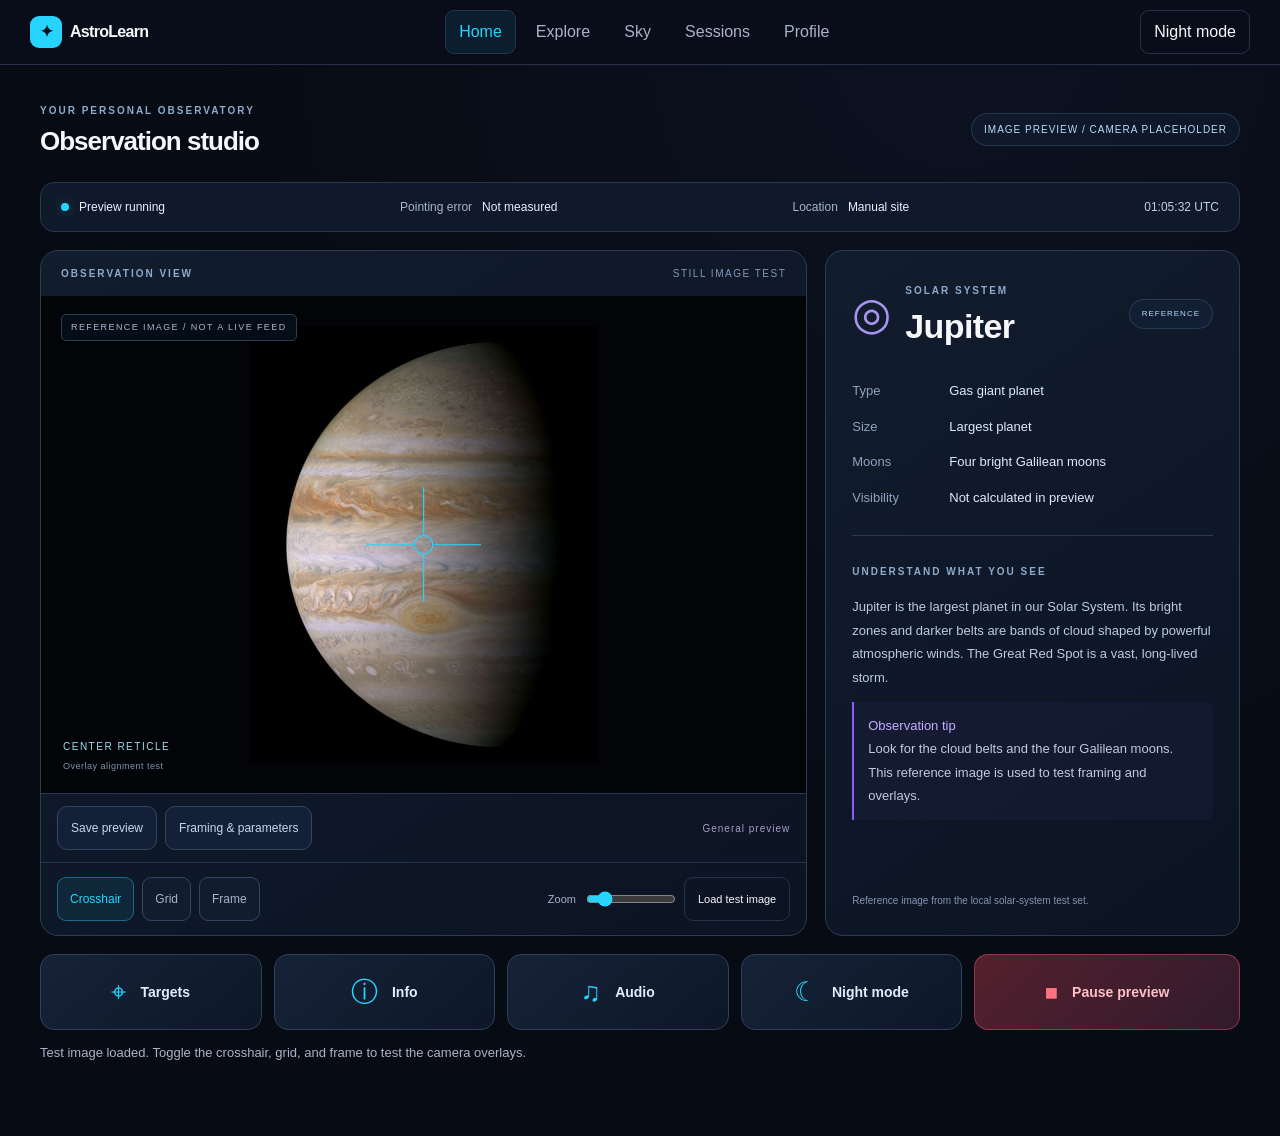
<file: user-app/index.html>
<!doctype html>
<html lang="en">
<head>
<meta charset="utf-8">
<meta name="viewport" content="width=device-width,initial-scale=1">
<title>AstroLearn</title>
<link rel="stylesheet" href="style.css">
<script src="catalog.js" defer></script>
<script src="app.js" defer></script>
<link rel="stylesheet" href="premium.css?v=2"><script defer src="premium.js?v=2"></script><link rel="stylesheet" href="refinements.css?v=1"><script defer src="refinements.js?v=1"></script></head>
<body>
<header class="top">
  <a class="brand" href="index.html"><span aria-hidden="true">✦</span> AstroLearn</a>
  <nav aria-label="Main navigation"><button type="button" data-view="home">Home</button>
    <button type="button" data-view="explore" aria-current="page">Explore</button>
    <button type="button" data-view="sky-view">Sky</button>
    <button type="button" data-view="images">Sessions</button>
  <button type="button" data-view="profile">Profile</button></nav>
  <button id="night" class="quiet" type="button" aria-pressed="false">Night mode</button>
</header>
<main><section id="home" aria-labelledby="home-heading">
<div class="observation-heading"><div><span class="eyebrow">YOUR PERSONAL OBSERVATORY</span><h1 id="home-heading" tabindex="-1">Observation studio</h1></div><span class="status-chip">IMAGE PREVIEW / CAMERA PLACEHOLDER</span></div>
<div class="instrument-status" aria-label="Observation status"><span><i id="preview-dot"></i><b id="preview-state">Preview running</b></span><span>Pointing error <b>Not measured</b></span><span>Location <b>Manual site</b></span><time id="studio-clock"></time></div>
<div class="observation-layout"><article class="camera-panel"><div class="camera-toolbar"><span class="eyebrow">OBSERVATION VIEW</span><span>STILL IMAGE TEST</span></div><div class="camera-stage" id="camera-stage"><img id="camera-placeholder" src="jupiter-reference.jpg" alt="Jupiter reference image for testing camera overlays"><video id="live-camera" autoplay muted playsinline hidden aria-label="Future live camera feed"></video><svg id="framing-overlay" viewBox="0 0 1000 650" preserveAspectRatio="none" aria-hidden="true"><g id="overlay-grid" hidden stroke="currentColor" stroke-width="1" opacity=".3"><path d="M333 0V650M667 0V650M0 217H1000M0 433H1000"/></g><g id="overlay-crosshair" stroke="currentColor" stroke-width="1.5"><path d="M425 325H488M512 325H575M500 250V313M500 337V400"/><circle cx="500" cy="325" r="12" fill="none"/></g><g id="overlay-frame" hidden stroke="currentColor" stroke-width="1.5" fill="none"><rect x="220" y="110" width="560" height="430" rx="5" stroke-dasharray="12 7"/></g></svg><span class="camera-tag">REFERENCE IMAGE / NOT A LIVE FEED</span><div class="camera-coordinate">CENTER RETICLE<span>Overlay alignment test</span></div></div><div class="camera-options"><button id="capture-test">Save preview</button><button id="open-preview-settings">Framing &amp; parameters</button><span id="preview-mode">General preview</span></div><div class="overlay-controls" role="group" aria-label="Camera overlay controls"><button class="overlay-toggle" data-overlay="overlay-crosshair" aria-pressed="true">Crosshair</button><button class="overlay-toggle" data-overlay="overlay-grid" aria-pressed="false">Grid</button><button class="overlay-toggle" data-overlay="overlay-frame" aria-pressed="false">Frame</button><label>Zoom <input id="camera-zoom" type="range" min="1" max="3" step=".1" value="1" aria-label="Preview image zoom"></label><button id="camera-load" class="quiet">Load test image</button><input id="camera-test-file" type="file" accept="image/jpeg,image/png,image/webp" hidden></div></article>
<aside class="object-info" id="studio-info"><div class="object-heading"><span class="planet-symbol" aria-hidden="true">&#9678;</span><div><span class="eyebrow">SOLAR SYSTEM</span><h2 id="studio-target-name">Jupiter</h2></div><span class="status-chip">REFERENCE</span></div><dl class="studio-facts"><div><dt>Type</dt><dd>Gas giant planet</dd></div><div><dt>Size</dt><dd>Largest planet</dd></div><div><dt>Moons</dt><dd>Four bright Galilean moons</dd></div><div><dt>Visibility</dt><dd>Not calculated in preview</dd></div></dl><div class="object-story"><span class="eyebrow">UNDERSTAND WHAT YOU SEE</span><p id="studio-description">Jupiter is the largest planet in our Solar System. Its bright zones and darker belts are bands of cloud shaped by powerful atmospheric winds. The Great Red Spot is a vast, long-lived storm.</p><p class="observation-tip"><b>Observation tip</b> Look for the cloud belts and the four Galilean moons. This reference image is used to test framing and overlays.</p></div><span class="reference-credit">Reference image from the local solar-system test set.</span></aside></div>
<div class="instrument-actions"><button data-open="explore"><span aria-hidden="true">&#8982;</span>Targets</button><button id="studio-info-toggle" aria-expanded="true" aria-controls="studio-info"><span aria-hidden="true">&#9432;</span>Info</button><button id="studio-audio" aria-pressed="false"><span aria-hidden="true">&#9835;</span>Audio</button><button id="studio-night"><span aria-hidden="true">&#9790;</span>Night mode</button><button id="studio-stop" class="studio-stop"><span aria-hidden="true">&#9632;</span>Pause preview</button></div><p id="studio-feedback" role="status" class="hint">Test image loaded. Toggle the crosshair, grid, and frame to test the camera overlays.</p>
</section>
  <section id="explore" hidden aria-labelledby="explore-heading">
    <div class="page-title"><div><h1 id="explore-heading" tabindex="-1">Explore the sky</h1><p>Find a target for your next observation.</p></div><button id="settings-toggle" class="quiet" type="button" aria-expanded="false" aria-controls="observer">Site &amp; time</button></div>
    <form id="observer" class="panel settings" hidden>
      <label>Latitude <input id="latitude" type="number" min="-90" max="90" step="any" required value="29.3759"></label>
      <label>Longitude <input id="longitude" type="number" min="-180" max="180" step="any" required value="47.9774"></label>
      <label>Time on this device <input id="when" type="datetime-local"></label>
      <button class="primary" type="submit">Update sky</button>
    </form>
    <div class="explore-grid">
      <div class="panel targets">
        <div class="card-head"><h2>Targets</h2><span class="tag" id="site-label"></span></div>
        <label class="sr-only" for="search">Search targets</label><input id="search" type="search" placeholder="Search by name, e.g. Vega">
        <div class="filters" role="group" aria-label="Filter targets">
          <button type="button" data-filter="visible" aria-pressed="true">Above horizon</button>
          <button type="button" data-filter="all" aria-pressed="false">All targets</button>
          <button type="button" data-filter="saved" aria-pressed="false">Favorites</button>
        </div>
        <label class="sr-only" for="category">Object type</label><select id="category"><option value="">All object types</option><option>Star</option><option>Galaxy</option><option>Nebula</option><option>Cluster</option></select><button class="quiet" id="open-target-filters">Advanced filters</button><p class="hint" id="results-count" role="status"></p>
        <ul id="target-list" class="target-list"></ul>
      </div>
    </div>
    <article id="target-detail" class="panel detail" aria-labelledby="detail-title" hidden>
      <div class="card-head"><h2 id="detail-title" tabindex="-1"></h2><button id="favorite" class="quiet" type="button" aria-pressed="false">Favorite</button></div>
      <p id="detail-description"></p><p id="detail-position" class="hint"></p>
      <button id="set-target" class="primary" type="button">Use in Observe</button>
    </article>
    <p class="hint">Estimated positions for catalog objects. Visibility depends on darkness, weather and your surroundings.</p>
  </section>
  <section id="sky-view" hidden aria-labelledby="sky-view-heading"><div class="page-title"><div><h1 id="sky-view-heading" tabindex="-1">Your sky, mapped</h1><p>Predicted catalog positions for your observer site and time.</p></div><button class="button secondary" data-open="explore">Find a target</button></div>      <div class="panel atlas"><div class="atlas-controls" role="group" aria-label="Sky map layers"><button id="atlas-grid" aria-pressed="true">Grid</button><button id="atlas-labels" aria-pressed="true">Labels</button><button id="atlas-frame" aria-pressed="false">Frame</button><button id="atlas-guide">Alignment guide</button></div>
        <div class="card-head"><h2>Sky atlas</h2><span class="tag" id="sky-time"></span></div>
        <canvas id="sky" width="500" height="500" aria-hidden="true"></canvas>
        <p class="hint">Center is overhead. The outer circle is the horizon. Browse the target list for coordinates.</p>
      </div>
</section><section id="profile" hidden aria-labelledby="profile-heading"><h1 id="profile-heading" tabindex="-1">Your observatory</h1><article class="panel"><div class="settings-row"><div><h2>Night vision</h2><p>Switch to red light for low-light observing.</p></div><button class="button secondary" id="profile-night">Toggle night mode</button></div><div class="settings-row"><div><h2>Observer site &amp; time</h2><p>Set your coordinates and observation time to personalize sky predictions.</p></div><button class="button secondary" id="profile-location">Edit observer settings</button></div><div class="settings-row"><div><h2>Equipment</h2><p>No telescope or camera connected. Upload photographs from Observe.</p></div><button class="button secondary" data-open="observe">Open observation studio</button></div><div class="settings-row"><div><h2>Support &amp; diagnostics</h2><p>Describe a problem and export a local diagnostic report.</p></div><button id="open-support" class="button secondary">Create report</button></div></article></section><section id="observe" aria-labelledby="observe-heading" hidden>
    <div class="page-title"><div><h1 id="observe-heading" tabindex="-1">Observe</h1><p>Review a sky image alongside your selected target.</p></div><span class="tag">Image preview</span></div>
    <div class="observe-grid">
      <article class="panel">
        <div class="card-head"><h2>Sky image</h2><button class="quiet upload" type="button">Add image</button></div>
        <figure class="image-view"><img id="preview" src="moon.png" alt="Moon reference mosaic"><figcaption id="image-caption">Reference image · NASA / LRO</figcaption></figure>
      </article>
      <article class="panel">
        <h2>Selected target</h2><p id="observe-target">Choose a target from Explore.</p><p id="observe-facts" class="hint"></p>
        <button id="back-explore" class="quiet" type="button">Browse targets</button>
        <p class="hint">Your selected target is a viewing reference. Image identification and telescope control are unavailable in this prototype.</p>
      </article>
    </div>
  </section>
  <section id="images" aria-labelledby="images-heading" hidden>
    <div class="page-title"><div><h1 id="images-heading" tabindex="-1">Images</h1><p>Browse images added in this session.</p></div><button class="primary upload" type="button">Add image</button></div>
    <p id="image-status" role="status"></p>
    <p class="hint">Images are kept in this browser session. Export important previews before reloading.</p><div id="gallery" class="gallery"></div>
  </section>
  <input id="image-file" type="file" accept="image/png,image/jpeg,image/webp" hidden>
  <p id="upload-status" class="hint" role="status"></p>
<dialog id="ui-sheet"><div class="sheet-heading"><h2 id="sheet-title"></h2><button id="close-sheet" aria-label="Close panel">Close</button></div><div id="sheet-content"></div></dialog></main>
</body>
</html>
</file>
<file: user-app/style.css>
:root {
  color-scheme: dark;
  --background: #090e18;
  --surface: #111b2a;
  --raised: #1a293b;
  --text: #f1f6ff;
  --muted: #b2c1d5;
  --line: #40516a;
  --accent: #a4d5ff;
  --ink: #0b2036;
  font: 16px/1.5 system-ui, "Segoe UI", sans-serif;
}
* { box-sizing: border-box; }
[hidden] { display: none !important; }
body { margin: 0; color: var(--text); background: var(--background); }
body.night {
  --background: #150b0e;
  --surface: #221217;
  --raised: #381d25;
  --text: #f9cbd1;
  --muted: #ecadb6;
  --line: #8b505d;
  --accent: #ffb6c4;
  --ink: #2b111a;
}
button, input, select { font: inherit; }
button { cursor: pointer; }
button, input, select { min-height: 44px; border-radius: 9px; }
button { padding: 8px 13px; border: 1px solid var(--line); color: var(--text); background: var(--raised); }
button:hover { border-color: var(--accent); }
:focus-visible { outline: 2px solid var(--accent); outline-offset: 3px; }
h1:focus, h2[tabindex]:focus { outline: none; }
.primary { background: var(--accent); color: var(--ink); border-color: var(--accent); font-weight: 650; }
.quiet { background: transparent; }
.top { display: flex; justify-content: space-between; align-items: center; gap: 12px; background: var(--surface); border-bottom: 1px solid var(--line); padding: 10px max(16px, calc((100vw - 1220px) / 2)); }
.brand { display: flex; align-items: center; gap: 8px; color: var(--text); text-decoration: none; font-weight: 750; }
.brand span { display: grid; place-items: center; height: 32px; width: 32px; border-radius: 9px; color: var(--ink); background: var(--accent); }
nav { display: flex; gap: 6px; }
nav button { border-color: transparent; background: transparent; color: var(--muted); }
nav [aria-current], .filters [aria-pressed="true"], #night[aria-pressed="true"] { color: var(--accent); background: var(--raised); border-color: var(--line); }
main { max-width: 1260px; margin: auto; padding: 26px 20px 48px; }
.page-title, .card-head { display: flex; align-items: center; justify-content: space-between; gap: 8px 14px; flex-wrap: wrap; }
.page-title { margin: 0 0 18px; }
.page-title p { margin: 4px 0 0; color: var(--muted); }
h1 { margin: 0; font-size: clamp(29px, 5vw, 46px); line-height: 1.1; letter-spacing: -.045em; }
h2 { margin: 0; font-size: 19px; line-height: 1.2; }
p { overflow-wrap: anywhere; }
.panel { border: 1px solid var(--line); background: var(--surface); border-radius: 15px; padding: clamp(13px, 2vw, 20px); min-width: 0; }
.tag { color: var(--muted); font-size: 13px; }
.hint { color: var(--muted); font-size: 13px; }
.explore-grid, .observe-grid { display: grid; grid-template-columns: minmax(0, 1.12fr) minmax(0, 1fr); gap: 14px; align-items: start; }
.settings { display: grid; grid-template-columns: repeat(auto-fit, minmax(145px, 1fr)); gap: 10px; align-items: end; margin-bottom: 14px; }
input, select { width: 100%; min-width: 0; padding: 7px 10px; background: var(--background); color: var(--text); border: 1px solid var(--line); }
.settings input { display: block; margin-top: 3px; }
.targets input { margin-top: 12px; }
.filters { display: flex; flex-wrap: wrap; gap: 6px; margin: 8px 0; }
.filters button { font-size: 13px; background: transparent; }
.target-list { padding: 0 4px 0 0; margin: 0; list-style: none; max-height: 325px; overflow-y: auto; }
.target-list li + li { margin-top: 5px; }
.target-row { text-align: left; width: 100%; display: flex; align-items: center; justify-content: space-between; gap: 8px; background: var(--background); }
.target-row[aria-pressed="true"] { border-color: var(--accent); }
.target-row small { display: block; color: var(--muted); text-transform: capitalize; }
.target-row .above { color: var(--accent); }
.target-row .below { color: var(--muted); }
#sky { width: 100%; max-width: 460px; height: auto; display: block; margin: 8px auto 0; }
.detail { margin-top: 14px; }
.image-view { margin: 12px 0 0; background: #080b12; border-radius: 10px; overflow: hidden; }
.image-view img { width: 100%; max-height: 520px; object-fit: contain; display: block; }
.night .image-view img, .night .gallery img { filter: grayscale(1) sepia(1) saturate(2) hue-rotate(300deg) brightness(.62); }
.image-view figcaption { padding: 8px 12px; background: var(--raised); font-size: 13px; overflow-wrap: anywhere; }
.gallery { display: grid; gap: 12px; grid-template-columns: repeat(auto-fill, minmax(140px, 1fr)); }
.gallery button { min-width: 0; padding: 0; overflow: hidden; }
.gallery img { width: 100%; aspect-ratio: 4 / 3; object-fit: cover; display: block; }
.gallery span { display: block; padding: 8px; overflow-wrap: anywhere; }
.sr-only { position: absolute; width: 1px; height: 1px; padding: 0; margin: -1px; overflow: hidden; clip-path: inset(50%); white-space: nowrap; }
@media (max-width: 620px) {
  html { scroll-padding-bottom: calc(70px + env(safe-area-inset-bottom)); }
  main { padding: 18px 12px calc(78px + env(safe-area-inset-bottom)); }
  .explore-grid, .observe-grid { grid-template-columns: minmax(0, 1fr); }
  #sky { max-width: 280px; }
  nav { position: fixed; z-index: 4; left: 0; right: 0; bottom: 0; padding: 6px 8px calc(6px + env(safe-area-inset-bottom)); background: var(--surface); border-top: 1px solid var(--line); display: grid; grid-template-columns: repeat(3, minmax(0, 1fr)); }
}
</file>
<file: user-app/premium.css>
/* Cosmic surfaces and accessible controls shared across the application. */
:root{--bg:#070b14;--surface:#101a2d;--surface-raised:#16233a;--text:#f5f7fb;--muted:#a9b4c8;--accent:#27d3ff;--line:#25324a;--border:#25324a;--primary:#27d3ff}
body{background:radial-gradient(ellipse at 75% 0,#18203c55,transparent 55%),var(--bg);font-family:Inter,'Segoe UI',sans-serif;color:var(--text)}
.topbar{background:#090e1bec;border-bottom:1px solid #25324a;backdrop-filter:blur(18px)}
.brand-mark{color:#27d3ff;background:#27d3ff15}.brand{letter-spacing:-.7px}.nav.active{color:#27d3ff;background:#27d3ff12}.nav{min-height:48px}.nav>span:first-child:not(:last-child){font-size:22px}.top-actions{gap:12px}#api-badge{color:#a9b4c8;font-size:11px}
main{max-width:1450px;margin:auto;padding:32px 40px 60px}.page-heading{margin-bottom:28px}h1{font-size:26px;letter-spacing:-1px}h2{letter-spacing:-.6px}.mode-label{border:1px solid #344259;background:#101a2d;border-radius:30px;padding:8px 14px;color:#a9b4c8}.eyebrow{color:#8eabcc;font-size:10px;font-weight:700;letter-spacing:2px}.welcome-line,.section-title{display:flex;justify-content:space-between;align-items:center;gap:16px;margin:24px 0}.section-title h2{font-size:26px;margin:8px 0}.cosmic-hero{position:relative;overflow:hidden;min-height:440px;background:radial-gradient(ellipse at 80% 20%,#32457188,transparent 48%),radial-gradient(ellipse at 25% 90%,#50299135,transparent 60%),#0c1324;border:1px solid #2d3c57;border-radius:24px}.cosmic-hero:before{content:'';position:absolute;inset:0;background-image:radial-gradient(1px 1px at 10% 20%,#fff 50%,transparent),radial-gradient(1px 1px at 70% 35%,#fff 50%,transparent),radial-gradient(1px 1px at 30% 75%,#9ec9ef 50%,transparent);background-size:137px 139px,193px 171px,241px 229px;opacity:.6}.hero-copy{position:relative;z-index:2;padding:48px;max-width:65%}.hero-copy h2{font-size:clamp(36px,4.4vw,64px);line-height:1.08;font-weight:600;letter-spacing:-2.5px;margin:24px 0}.hero-copy p{color:#b8c5da;line-height:1.8;font-size:15px}.status-chip{display:inline-flex;align-items:center;padding:8px 12px;border:1px solid #668bb844;border-radius:30px;color:#b6daf6;font-size:10px;letter-spacing:1px;background:#182b4655}.hero-moon{position:absolute;width:56%;height:110%;object-fit:contain;right:-8%;top:4%;filter:drop-shadow(0 0 60px #91acda22);opacity:.94}.hero-caption{position:absolute;bottom:25px;right:28px;color:#a9b4c8;font-size:9px;letter-spacing:1.6px;line-height:1.8;text-align:right}.hero-buttons{display:flex;gap:12px;margin-top:28px}.button{min-height:46px;border-radius:13px;font-weight:600}.button.primary{background:#27d3ff;color:#05111c;border-color:#27d3ff;box-shadow:0 5px 30px #27d3ff16}.button.secondary{background:#142137;color:#edf5ff;border-color:#344561}.button:hover{filter:brightness(1.14);transform:translateY(-1px)}.hero-meta{display:flex;gap:24px;color:#8195b5;letter-spacing:1px;font-size:9px;margin-top:34px}.quick-grid{display:grid;grid-template-columns:repeat(3,1fr);gap:16px;margin:22px 0 40px}.quick-card{display:flex;align-items:center;gap:16px;text-align:left;padding:22px;background:#10192a;border:1px solid #27344c;border-radius:16px;color:var(--text)}.quick-card>span{color:#27d3ff;background:#27d3ff10;font-size:26px;padding:8px 12px;border-radius:12px}.quick-card b,.quick-card small{display:block}.quick-card small{color:#a9b4c8;font-size:12px;margin-top:5px}.quick-card i{margin-left:auto;color:#8597b6}.object-grid{display:grid;grid-template-columns:repeat(3,minmax(0,1fr));gap:20px}.celestial-card{overflow:hidden;background:linear-gradient(145deg,#142037,#0e1728);border:1px solid #293750;border-radius:18px}.object-art{height:176px;display:grid;place-items:center;background:radial-gradient(ellipse at 50% 70%,#47365f55,transparent 65%),#0b1322;position:relative;overflow:hidden}.orb{width:100px;height:100px;border-radius:50%;background:radial-gradient(circle at 32% 28%,#ffdaaa,#a46b58 45%,#241c31 80%);box-shadow:0 0 50px #b9967a20}.art-star .orb{width:14px;height:14px;background:#d1edff;box-shadow:0 0 15px 7px #c5dfff88,0 0 65px 25px #408cdd44}.art-galaxy .orb,.art-nebula .orb{width:170px;height:80px;transform:rotate(-30deg);background:radial-gradient(ellipse,#efdbff,#9c78cc66 25%,#5c6dab55 50%,transparent 70%);box-shadow:0 0 35px #9662c822}.object-art img{height:150px;width:150px;object-fit:contain}.card-copy{padding:22px}.card-copy h3{font-size:21px;margin:9px 0}.card-copy p{color:#a9b4c8;font-size:13px;line-height:1.7;min-height:45px}.card-topline{display:flex;justify-content:space-between;align-items:center}.favorite{background:none;color:#c3d0e4;border:1px solid #344561;border-radius:50%;width:44px;height:44px;font-size:22px}.favorite[aria-pressed=true]{color:#27d3ff}.card-action{width:100%;margin-top:10px}.learning-banner{display:flex;align-items:center;gap:28px;padding:32px;border:1px solid #4c3d6e;border-radius:20px;background:linear-gradient(110deg,#211a38,#101b2e);margin-top:30px}.learning-banner p{color:#a9b4c8}.learning-banner .button{margin-left:auto}.lesson-orbit{font-size:68px;color:#b394ff}.search-label input{padding:16px 20px;border-radius:14px;max-width:100%;font-size:15px}.filter-row{display:flex;gap:10px;flex-wrap:wrap;margin:22px 0}.filter{min-height:44px;padding:10px 18px;border-radius:24px;background:#111c2f;border:1px solid #2d3b54;color:#b7c4d9}.filter.active{color:#27d3ff;border-color:#27d3ff;background:#27d3ff14}.panel{border-radius:18px;background:linear-gradient(145deg,#121e31,#0f1829);border-color:#293750}.settings-row{display:flex;align-items:center;justify-content:space-between;gap:24px;padding:24px 0;border-top:1px solid #293750}.settings-row p{color:#a9b4c8;font-size:13px}.settings-row input{width:auto}.profile-card{max-width:850px}.dropzone{border-radius:12px}.position-grid b{color:#27d3ff}dialog{max-width:580px;width:calc(100% - 32px);border:1px solid #425572;border-radius:22px;background:#101a2d;color:#f5f7fb;padding:32px;max-height:90vh;overflow:auto}dialog::backdrop{background:#030712cc;backdrop-filter:blur(10px)}.dialog-close{float:right;min-width:44px;min-height:44px}.detail-facts{display:grid;grid-template-columns:1fr 1fr;gap:16px;margin:24px 0}.detail-facts div{background:#0b1322;padding:16px;border-radius:12px}.detail-facts small{display:block;color:#a9b4c8;margin-bottom:7px}.night{--bg:#140809;--surface:#210e11;--text:#f2aaa3;--muted:#d5958f;--accent:#ff8980;filter:grayscale(1) sepia(1) saturate(5) hue-rotate(310deg)}.reduce-motion *{animation:none!important;transition:none!important;scroll-behavior:auto!important}button,input,select,a{outline-offset:4px}button:focus-visible,a:focus-visible{outline:2px solid #27d3ff}.quick-card:hover,.celestial-card:hover{border-color:#577198} @media(prefers-reduced-motion:no-preference){.button,.quick-card,.celestial-card{transition:transform .2s,border-color .2s}}@media(max-width:1000px){.topbar{flex-wrap:wrap}.topbar nav{order:3;width:100%;justify-content:center}.object-grid{grid-template-columns:repeat(2,minmax(0,1fr))}.quick-grid{gap:10px}.quick-card{padding:15px;gap:10px}.hero-copy{padding:36px}.hero-copy h2{font-size:48px}.hero-moon{right:-13%}}@media(max-width:640px){main{padding:20px 16px 110px}.topbar nav{position:fixed;bottom:0;left:0;right:0;width:100%;z-index:20;background:#0b1325f5;border-top:1px solid #344561;backdrop-filter:blur(16px);gap:0;padding:8px 3px;justify-content:space-around}.nav{flex:1;flex-direction:column;padding:6px 2px;gap:3px;font-size:9px;min-width:0}.nav svg{width:20px;height:20px}.topbar{position:relative}.mode-label{font-size:10px}.page-heading h1{font-size:23px}.welcome-line{align-items:flex-start}.welcome-line .muted{font-size:11px}.cosmic-hero{min-height:540px}.hero-copy{padding:28px;max-width:100%}.hero-copy h2{font-size:43px;margin-top:20px}.hero-copy p{font-size:13px;max-width:88%}.hero-moon{width:240px;height:240px;top:auto;bottom:-35px;right:-50px;opacity:.65}.hero-meta{gap:14px;margin-top:28px}.hero-caption{bottom:20px;left:28px;right:auto;text-align:left;z-index:2;font-size:8px}.hero-buttons{flex-wrap:wrap}.hero-buttons .button{font-size:12px}.quick-grid{grid-template-columns:1fr;margin-bottom:28px}.quick-card{padding:14px 18px}.object-grid{grid-template-columns:1fr}.object-art{height:185px}.section-title h2{font-size:22px}.learning-banner{padding:24px;flex-wrap:wrap;gap:15px}.lesson-orbit{display:none}.learning-banner .button{margin-left:0}.settings-row{align-items:flex-start;flex-direction:column;gap:8px}}

/* Adapt the shared visual system to the standalone offline app. */
:root{--background:#070b14;--raised:#16233a;--ink:#05111c}.top{background:#090e1bec;border-bottom:1px solid #25324a}.top nav button[aria-current=page]{background:#27d3ff15;color:#27d3ff}.top nav button{min-height:44px}.primary{background:#27d3ff;color:#05111c;border-radius:13px}.target-list button{border-radius:12px}.target-list button[aria-pressed=true]{border-color:#27d3ff}.filters button[aria-pressed=true]{background:#27d3ff1a;color:#27d3ff}.explore-grid{gap:24px}.panel{padding:24px}.atlas canvas{max-width:100%}.hero-moon{border-radius:50%}.image-view{background:#070b14}@media(max-width:640px){.top nav{position:fixed;bottom:0;left:0;right:0;z-index:30;background:#0b1325f5;display:flex;justify-content:space-around;border-top:1px solid #344561;padding:10px}.top nav button{flex:1}.top{flex-wrap:wrap}.explore-grid{grid-template-columns:1fr}}/* Blend the lunar mosaic into the hero without a rectangular image edge. */
.hero-moon{mix-blend-mode:screen;clip-path:circle(43% at 50% 50%);width:48%;right:-4%;pointer-events:none}.hero-copy{max-width:68%}@media(max-width:640px){.hero-copy{max-width:100%}.hero-moon{width:240px;right:-50px}}

.explore-grid{grid-template-columns:1fr}.targets .target-list{max-height:650px}.top nav button{min-width:55px}#sky-view .atlas{max-width:850px;margin:auto}
/* Observatory home: the image and future video share one overlay coordinate space. */
.observation-heading{display:flex;justify-content:space-between;align-items:center;gap:16px;margin-bottom:20px}.observation-heading h1{margin:6px 0}.instrument-status{display:flex;align-items:center;justify-content:space-between;gap:20px;border:1px solid #293750;border-radius:14px;padding:15px 20px;margin-bottom:18px;background:#10192a;color:#a9b4c8;font-size:12px}.instrument-status>span{display:flex;gap:10px;align-items:center}.instrument-status b{color:#e6f0ff;font-weight:500}.instrument-status i{width:8px;height:8px;border-radius:50%;background:#27d3ff;box-shadow:0 0 12px #27d3ff55}.instrument-status time{font-variant-numeric:tabular-nums;color:#c0cde0}.observation-layout{display:grid;grid-template-columns:minmax(0,1.85fr) minmax(280px,1fr);gap:18px}.camera-panel,.object-info{background:linear-gradient(145deg,#111c2d,#0c1423);border:1px solid #2d3c55;border-radius:18px;overflow:hidden}.camera-toolbar{display:flex;justify-content:space-between;align-items:center;padding:15px 20px;font-size:10px;color:#8198b6;letter-spacing:1.5px}.camera-stage{position:relative;aspect-ratio:1000/650;background:#020408;overflow:hidden;isolation:isolate}.camera-stage>img,.camera-stage>video{display:block;width:100%;height:100%;object-fit:contain;transform:scale(var(--preview-zoom,1));transform-origin:center}.camera-stage>img{padding:30px}.camera-stage svg{position:absolute;inset:0;width:100%;height:100%;color:#27d3ff;pointer-events:none}.camera-tag{position:absolute;top:18px;left:20px;color:#a7bacf;font-size:9px;letter-spacing:1.4px;background:#07101bd9;padding:6px 9px;border:1px solid #2a3e56;border-radius:5px}.camera-coordinate{position:absolute;bottom:20px;left:22px;font-size:10px;letter-spacing:1.5px;color:#a0dfee}.camera-coordinate span{display:block;color:#8094b0;font-size:9px;margin-top:6px;letter-spacing:.5px}.overlay-controls{display:flex;align-items:center;flex-wrap:wrap;gap:8px;padding:14px 16px;border-top:1px solid #25324a}.overlay-toggle{padding:8px 12px;min-height:44px;border:1px solid #344561;border-radius:9px;background:#111c2f;color:#a9b4c8;font-size:12px}.overlay-toggle[aria-pressed=true]{color:#27d3ff;background:#27d3ff15;border-color:#27d3ff66}.overlay-controls label{display:flex;align-items:center;gap:10px;color:#a9b4c8;font-size:11px;margin:0 0 0 auto}.overlay-controls input{width:90px;accent-color:#27d3ff;margin:0}.overlay-controls .quiet{min-height:44px;font-size:11px}.object-info{padding:26px;display:flex;flex-direction:column}.object-heading{display:flex;align-items:center;gap:14px}.object-heading h2{font-size:34px;margin:5px 0}.object-heading .status-chip{margin-left:auto;font-size:8px}.planet-symbol{font-size:45px;color:#a595ee}.studio-facts{margin:22px 0;padding-bottom:20px;border-bottom:1px solid #2a3950;font-size:13px}.studio-facts>div{display:grid;grid-template-columns:85px 1fr;gap:12px;padding:8px 0}.studio-facts dt{color:#8fa2be}.studio-facts dd{margin:0;color:#e0eafa}.object-story p{font-size:13px;line-height:1.8;color:#becbe0}.observation-tip{background:#8b5cff0c;border-left:2px solid #8b5cff;padding:12px 14px;border-radius:0 8px 8px 0}.observation-tip b{display:block;color:#c4afff;font-weight:500}.reference-credit{margin-top:auto;padding-top:16px;color:#8295b1;font-size:10px;line-height:1.6}.instrument-actions{display:grid;grid-template-columns:repeat(4,1fr) 1.2fr;gap:12px;margin-top:18px}.instrument-actions button{display:flex;align-items:center;justify-content:center;gap:14px;min-height:76px;border:1px solid #30405a;border-radius:14px;background:linear-gradient(140deg,#162237,#0d1728);color:#e3edfa;font-size:14px;font-weight:600}.instrument-actions button>span{font-size:27px;color:#27d3ff;font-weight:400}.instrument-actions .studio-stop{border-color:#ff5f6d66;color:#ffc1c7;background:linear-gradient(135deg,#55202e,#311b2c)}.instrument-actions .studio-stop>span{color:#ff7380;font-size:22px}.instrument-actions button:hover{border-color:#27d3ff88}.observation-layout.info-collapsed{grid-template-columns:1fr}.preview-paused .camera-stage{opacity:.65}.instrument-status i.paused{background:#ffb547;box-shadow:none}@media(min-width:1500px){.camera-stage{min-height:480px}}@media(max-width:1000px){.observation-layout{grid-template-columns:minmax(0,1.5fr) minmax(245px,1fr)}.object-info{padding:18px}.object-heading{gap:8px}.object-heading h2{font-size:27px}.planet-symbol{font-size:30px}.object-heading .status-chip{display:none}.instrument-status{gap:12px;flex-wrap:wrap}.camera-stage{aspect-ratio:1/1}.instrument-actions button{font-size:12px;gap:8px}}@media(max-width:700px){.observation-layout{grid-template-columns:1fr}.camera-stage{aspect-ratio:4/3}.observation-heading{align-items:flex-start;flex-direction:column;gap:8px}.instrument-status{padding:12px;font-size:10px;gap:12px}.instrument-status>span{gap:6px}.instrument-actions{grid-template-columns:repeat(4,1fr);gap:8px}.instrument-actions button{flex-direction:column;gap:5px;min-height:72px;font-size:10px}.instrument-actions .studio-stop{grid-column:1/-1;flex-direction:row;min-height:52px;font-size:14px}.object-heading .status-chip{display:inline-flex}.studio-facts{margin:14px 0}.object-info{padding:22px}.overlay-controls label{margin-left:0}.overlay-controls{gap:6px}.overlay-toggle{font-size:11px;padding:8px}.camera-tag{font-size:8px;left:12px}.instrument-actions span{font-size:22px}.camera-coordinate{font-size:9px}main{padding-bottom:110px}}
/* Let the preview fill the instrument panel when the information column is taller. */
.camera-panel{display:flex;flex-direction:column}.camera-stage{flex:1;min-height:320px}.camera-stage>img,.camera-stage>video{position:absolute;inset:0}.overlay-controls{margin-top:auto}.camera-stage svg [hidden]{display:none!important}@media(max-width:850px){.observation-layout{grid-template-columns:1fr}.camera-stage{flex:none;aspect-ratio:4/3;min-height:280px}.object-info{padding:22px}.object-heading .status-chip{display:inline-flex}}@media(min-width:851px){.camera-stage{min-height:420px}}
</file>
<file: user-app/refinements.css>
/* Reference-derived components use the same dark cyan/violet design language. */
:root{--radius-panel:18px;--radius-control:12px;--focus:#27d3ff}.camera-options,.atlas-controls{display:flex;align-items:center;gap:8px;flex-wrap:wrap;padding:12px 16px;border-top:1px solid #293750}.camera-options button,.atlas-controls button{min-height:44px;border:1px solid #344561;background:#132038;color:#c8d6eb;border-radius:10px;padding:8px 13px;font-size:12px}.camera-options span{font-size:10px;letter-spacing:1px;color:#a69aca;margin-left:auto}.atlas-controls{border:0;padding:0 0 20px}.atlas-controls [aria-pressed=true]{color:#27d3ff;border-color:#27d3ff66;background:#27d3ff12}.target-row{gap:14px;align-items:center}.target-row>span:nth-child(2){flex:1}.target-symbol{display:grid;place-items:center;flex-shrink:0;width:48px;height:48px;border:1px solid #45527155;border-radius:12px;background:radial-gradient(circle at 30% 20%,#8b5cff33,#102337);color:#bfaaff;font-size:26px}.target-meta{font-size:10px!important;color:#91a8c6!important;font-family:ui-monospace,monospace;letter-spacing:.2px}.altitude-trend{width:110px;height:44px;flex-shrink:0;fill:none;stroke:#27d3ff;stroke-width:1.7}.trend-horizon{stroke:#7083a0;stroke-width:.7;stroke-dasharray:3 4}.target-row:focus-visible,button:focus-visible,a:focus-visible{outline:2px solid var(--focus);outline-offset:3px}.above{color:#7be7ca!important}.below{color:#e0ba80!important}#ui-sheet{width:min(540px,calc(100% - 32px));padding:26px;background:linear-gradient(150deg,#142039,#0c1424);border:1px solid #40516e;border-radius:22px;color:#f5f7fb;max-height:88dvh;overflow:auto;box-shadow:0 25px 100px #0009}#ui-sheet::backdrop{background:#030815cc;backdrop-filter:blur(8px)}.sheet-heading{display:flex;justify-content:space-between;gap:20px;align-items:center;margin-bottom:18px}.sheet-heading h2{font-size:22px}.sheet-heading button,.sheet-actions button{min-height:44px;border-radius:10px;padding:10px 16px;background:#172740;color:#cbd9ef;border:1px solid #41516b}#sheet-content label{display:block;color:#c0cde1;margin:18px 0;font-size:13px}#sheet-content input,#sheet-content select,#sheet-content textarea{width:100%;background:#0b1423;border:1px solid #41516b;border-radius:10px;color:#e8f1ff;padding:12px;font:inherit;accent-color:#27d3ff}#sheet-content input[type=range]{padding:12px 0}#sheet-content output{float:right;color:#27d3ff;font-family:ui-monospace,monospace}.sheet-actions{display:flex;justify-content:space-between;gap:12px;margin-top:24px}#sheet-content .primary{min-height:48px;padding:10px 22px;border:1px solid #27d3ff;color:#061424;background:#27d3ff;border-radius:12px}.guide-steps{padding-left:22px}.guide-steps li{padding:8px 0;color:#c4b0ff}.guide-steps p{color:#acbdd5;font-size:13px;line-height:1.7}.gallery:empty:after{content:'Your collection starts here. Save a preview from Home or add a sky photograph.';display:block;border:1px dashed #3c4c68;border-radius:18px;padding:40px;color:#a9b4c8;text-align:center}.gallery button{overflow:hidden;border-radius:14px}.settings-row button{min-height:44px}.night #ui-sheet,.night .camera-options,.night .atlas-controls{filter:grayscale(1) sepia(1) saturate(3)}@media(max-width:640px){.altitude-trend{width:70px}.target-symbol{width:36px;height:40px;font-size:22px}.target-row{gap:9px;padding:14px 10px}.target-meta{font-size:9px!important}#ui-sheet{margin:auto 0 0;width:100%;max-width:none;max-height:88dvh;border-radius:22px 22px 0 0;padding:22px 20px 30px}.camera-options span{width:100%;margin:5px 0 0}.atlas-controls{gap:7px}.atlas-controls button{flex:1;padding:8px}.camera-options button{flex:1}}@media(prefers-reduced-motion:reduce){*,*:before,*:after{animation:none!important;transition:none!important;scroll-behavior:auto!important}}
</file>
